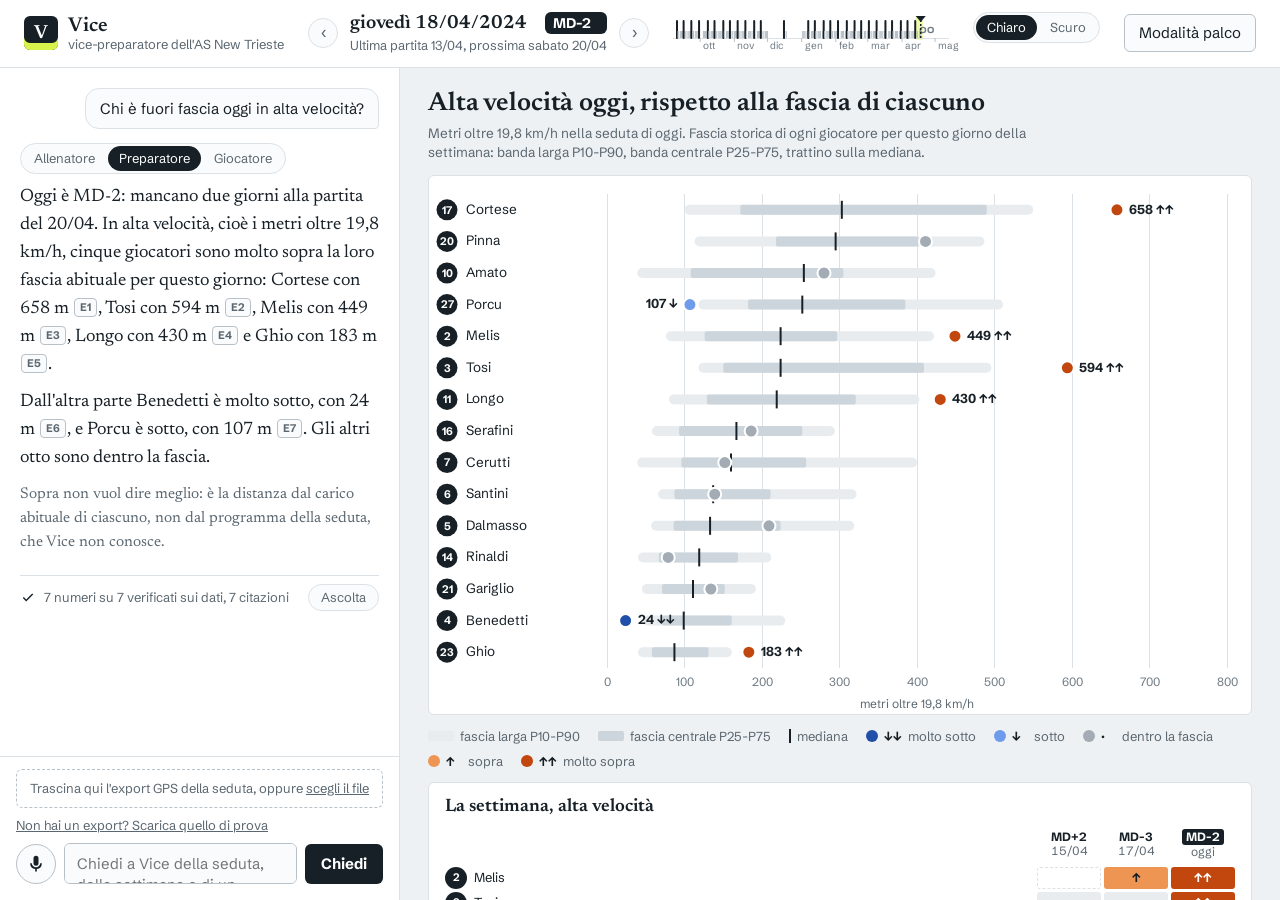
<file: vice/static/prototipi/prototipo.html>
<!doctype html>
<html lang="it">
<head>
  <meta charset="utf-8">
  <meta name="viewport" content="width=device-width, initial-scale=1">
  <title>Vice — prototipo della lavagna</title>
  <link rel="icon" type="image/svg+xml" href="../favicon.svg">
  <link rel="stylesheet" href="temi.css">
</head>
<body data-tema="chiaro">
  <header class="testata">
    <div class="marchio">
      <span class="logo" aria-hidden="true">V</span>
      <div class="marchio-testo"><strong>Vice</strong><span>vice-preparatore dell'AS New Trieste</span></div>
    </div>
    <div class="oggi" aria-live="polite">
      <button type="button" class="passo" aria-label="Seduta precedente">‹</button>
      <div class="oggi-testo">
        <span class="giorno" id="oggi-giorno"></span>
        <span class="md" id="oggi-md"></span>
        <span class="partita" id="oggi-partita"></span>
      </div>
      <button type="button" class="passo" aria-label="Seduta successiva">›</button>
    </div>
    <figure class="stagione" aria-label="La stagione: una tacca per seduta, più alta per le partite; dopo oggi solo il calendario delle partite">
      <svg id="striscia" viewBox="0 0 600 34" preserveAspectRatio="none"></svg>
    </figure>
    <div class="commutatore" role="group" aria-label="Tema">
      <button type="button" data-t="chiaro" aria-pressed="true">Chiaro</button>
      <button type="button" data-t="scuro" aria-pressed="false">Scuro</button>
    </div>
    <button type="button" class="palco" id="palco" aria-pressed="false">Modalità palco</button>
  </header>

  <main class="area">
    <section class="chat" aria-label="Chat con Vice">
      <div class="messaggi">
        <div class="msg utente">Chi è fuori fascia oggi in alta velocità?</div>
        <article class="msg vice">
          <div class="linguaggi" role="group" aria-label="Linguaggio della risposta">
            <button type="button" aria-pressed="false">Allenatore</button>
            <button type="button" aria-pressed="true">Preparatore</button>
            <button type="button" aria-pressed="false">Giocatore</button>
          </div>
          <div class="voce" id="risposta"></div>
          <footer class="verifica">
            <svg viewBox="0 0 16 16" aria-hidden="true"><path d="M6.2 11.4 2.8 8l1-1 2.4 2.4 6-6 1 1z"/></svg>
            <span id="badge"></span>
            <button type="button" class="ascolta">Ascolta</button>
          </footer>
        </article>
      </div>
      <form class="composer" onsubmit="return false">
        <label class="carica">Trascina qui l'export GPS della seduta, oppure <u>scegli il file</u></label>
        <a class="prova" href="#">Non hai un export? Scarica quello di prova</a>
        <div class="riga">
          <button type="button" class="mic" aria-label="Tieni premuto e parla"><svg viewBox="0 0 24 24" aria-hidden="true"><path d="M12 14a3 3 0 0 0 3-3V5a3 3 0 0 0-6 0v6a3 3 0 0 0 3 3Zm5-3a5 5 0 0 1-10 0H5a7 7 0 0 0 6 6.92V21h2v-3.08A7 7 0 0 0 19 11h-2Z"/></svg></button>
          <textarea rows="1" placeholder="Chiedi a Vice della seduta, della settimana o di un giocatore"></textarea>
          <button type="submit" class="invia">Chiedi</button>
        </div>
      </form>
    </section>

    <section class="lavagna" aria-label="Lavagna">
      <div class="vista-testa">
        <h2>Alta velocità oggi, rispetto alla fascia di ciascuno</h2>
        <p class="fonte">Metri oltre 19,8 km/h nella seduta di oggi. Fascia storica di ogni giocatore per questo giorno della settimana: banda larga P10-P90, banda centrale P25-P75, trattino sulla mediana.</p>
      </div>
      <div id="grafico-seduta" class="grafico" role="img" aria-label="Metri ad alta velocità di ogni giocatore oggi, con la sua fascia storica"></div>
      <ul class="legenda" id="legenda"></ul>
      <div class="sotto-vista">
        <section class="settimana" aria-label="La settimana in un colpo d'occhio">
          <h3>La settimana, alta velocità</h3>
          <div class="griglia" id="griglia"></div>
        </section>
      </div>
      <p class="dicitura">Nomi dei giocatori e della squadra di fantasia; dati reali anonimi del dataset Zenodo 18986229 (Rodríguez-Fernández, CC BY 4.0).
        Pagina di prova: la risposta di Vice è un esempio scritto a mano con i numeri del motore.</p>
    </section>
  </main>

  <script src="../vendor/echarts/echarts.min.js"></script>
  <script src="prototipo.js"></script>
</body>
</html>
</file>
<file: vice/static/prototipi/temi.css>
/* Vice — identità visiva (decisione 38): tema chiaro "Referto" (predefinito) e tema scuro "Sala video",
   stessa tipografia, colori diversi. Colori delle fasce validati col validatore della skill dataviz, ciascuno
   sul suo fondo; i passi con contrasto < 3:1 hanno sempre anche una freccia o un'etichetta. */

/* ---------- font locali (fontsource, OFL) ---------- */
@font-face { font-family: "Schibsted Grotesk"; font-weight: 400; font-display: swap; src: url(../vendor/fonts/schibsted-grotesk/schibsted-grotesk-latin-400-normal.woff2) format("woff2"); }
@font-face { font-family: "Schibsted Grotesk"; font-weight: 500; font-display: swap; src: url(../vendor/fonts/schibsted-grotesk/schibsted-grotesk-latin-500-normal.woff2) format("woff2"); }
@font-face { font-family: "Schibsted Grotesk"; font-weight: 700; font-display: swap; src: url(../vendor/fonts/schibsted-grotesk/schibsted-grotesk-latin-700-normal.woff2) format("woff2"); }
@font-face { font-family: "Newsreader"; font-weight: 400; font-display: swap; src: url(../vendor/fonts/newsreader/newsreader-latin-400-normal.woff2) format("woff2"); }
@font-face { font-family: "Newsreader"; font-weight: 600; font-display: swap; src: url(../vendor/fonts/newsreader/newsreader-latin-600-normal.woff2) format("woff2"); }

/* ---------- tema chiaro, "Referto" (predefinito): carta fredda, inchiostro, evidenziatore ---------- */
body[data-tema="chiaro"] {
  color-scheme: light;
  --sfondo: #EEF1F4;
  --superficie: #FFFFFF;
  --carta: #FAFBFC;
  --inchiostro: #172026;
  --secondario: #5B6770;
  --tenue: #6F7A83;
  --linea: #DCE1E5;
  --linea-forte: #B9C1C8;
  --evidenzia: #DAF34A;
  --evidenzia-velo: rgba(218, 243, 74, 0.45);
  --molto-sotto: #1F4FA8;
  --sotto: #6E9BEA;
  --dentro: #A3ACB4;
  --sopra: #EF9554;
  --molto-sopra: #C2470F;
  --banda-larga: #E8ECEF;
  --banda-centrale: #CDD5DC;
  --mediana: #172026;
  --gettone: #172026;
  --gettone-testo: #FFFFFF;
  --ombra-suggerimento: 0 4px 14px rgba(23, 32, 38, 0.12);
}

/* ---------- tema scuro, "Sala video": grafite, cerchi da moviola sui fuori fascia ---------- */
body[data-tema="scuro"] {
  color-scheme: dark;
  --sfondo: #161B21;
  --superficie: #1C2128;
  --carta: #232A33;
  --inchiostro: #E8EDF2;
  --secondario: #A9B4BF;
  --tenue: #8C97A3;
  --linea: #333C47;
  --linea-forte: #4A5562;
  --evidenzia: #FFFFFF;
  --evidenzia-velo: rgba(232, 237, 242, 0.16);
  --molto-sotto: #336ABB;
  --sotto: #36A4B7;
  --dentro: #6E7A86;
  --sopra: #A5931B;
  --molto-sopra: #C34517;
  --banda-larga: #2B333D;
  --banda-centrale: #3D4754;
  --mediana: #E8EDF2;
  --gettone: #E8EDF2;
  --gettone-testo: #161B21;
  --ombra-suggerimento: 0 4px 14px rgba(0, 0, 0, 0.45);
}

/* tipografia comune ai due temi */
body {
  --font-ui: "Schibsted Grotesk", system-ui, sans-serif;
  --font-voce: "Newsreader", Georgia, serif;
  --font-titoli: "Newsreader", Georgia, serif;
  --font-numeri: "Schibsted Grotesk", system-ui, sans-serif;
  --peso-titoli: 600;
  --corpo-voce: 18px;
  --raggio: 6px;
  --ombra: none;
  --logo-segno: #DAF34A;
}

/* ---------- struttura comune ---------- */
* { box-sizing: border-box; }
html, body { height: 100%; }
body {
  margin: 0;
  display: grid;
  grid-template-rows: auto 1fr;
  grid-template-columns: minmax(0, 1fr);
  background: var(--sfondo);
  color: var(--inchiostro);
  font: 15px/1.45 var(--font-ui);
  -webkit-font-smoothing: antialiased;
}
button, textarea { font: inherit; color: inherit; }
button { cursor: pointer; }
:focus-visible { outline: 2px solid var(--inchiostro); outline-offset: 2px; }

/* testata: marchio, oggi, stagione, palco */
.testata {
  display: grid; grid-template-columns: auto auto minmax(160px, 1fr) auto auto; align-items: center; gap: 24px;
  padding: 12px 24px; background: var(--superficie); border-bottom: 1px solid var(--linea);
}
.marchio { display: flex; align-items: center; gap: 10px; }
.logo {
  flex: none; display: grid; place-items: center; width: 34px; height: 34px; border-radius: var(--raggio);
  background: var(--inchiostro); color: var(--superficie); font: 700 19px/1 var(--font-titoli);
}
.logo { box-shadow: inset 0 -7px 0 var(--logo-segno); }
.marchio-testo { display: flex; flex-direction: column; line-height: 1.15; }
.marchio-testo strong { font: var(--peso-titoli) 20px/1.1 var(--font-titoli); }
.marchio-testo span { color: var(--secondario); font-size: 13px; }

.oggi { display: flex; align-items: center; gap: 6px; }
.oggi .passo {
  width: 30px; height: 30px; border: 1px solid var(--linea); border-radius: 50%; background: var(--carta);
  font-size: 18px; line-height: 1; color: var(--secondario);
}
.oggi-testo { display: grid; grid-template-columns: auto auto; column-gap: 10px; align-items: baseline; padding: 0 6px; }
.oggi-testo .giorno { font: var(--peso-titoli) 19px/1.2 var(--font-titoli); }
.oggi-testo .md {
  font: 700 14px/1 var(--font-numeri); padding: 4px 8px; border-radius: var(--raggio);
  background: var(--inchiostro); color: var(--superficie);
}
.oggi-testo .partita { grid-column: 1 / -1; color: var(--secondario); font-size: 13px; }

.stagione { margin: 0; min-width: 0; }
.stagione svg { display: block; width: 100%; height: 34px; overflow: visible; }

.palco {
  border: 1px solid var(--linea-forte); background: var(--carta); padding: 7px 14px; border-radius: var(--raggio);
}
.palco[aria-pressed="true"] { background: var(--inchiostro); color: var(--superficie); border-color: var(--inchiostro); }

/* area di lavoro */
.area { display: grid; grid-template-columns: minmax(330px, 400px) 1fr; min-height: 0; }

/* chat */
.chat {
  display: flex; flex-direction: column; min-height: 0;
  background: var(--superficie); border-right: 1px solid var(--linea);
}
.messaggi { flex: 1; overflow: auto; padding: 20px 20px 8px; display: flex; flex-direction: column; gap: 14px; }
.msg.utente {
  align-self: flex-end; max-width: 85%; padding: 9px 14px; border-radius: 14px 14px 4px 14px;
  background: var(--carta); border: 1px solid var(--linea);
}
.msg.vice { display: flex; flex-direction: column; gap: 10px; }
.commutatore, .linguaggi { display: inline-flex; gap: 2px; padding: 2px; border-radius: 999px; background: var(--carta); border: 1px solid var(--linea); align-self: flex-start; }
.commutatore button, .linguaggi button { border: 0; background: transparent; padding: 3px 11px; border-radius: 999px; font-size: 13px; color: var(--secondario); }
.commutatore button[aria-pressed="true"], .linguaggi button[aria-pressed="true"] { background: var(--inchiostro); color: var(--superficie); }
.voce { font: 400 var(--corpo-voce)/1.55 var(--font-voce); max-width: 62ch; }
.voce p { margin: 0 0 10px; }
.voce p.metodo { font-size: 0.86em; color: var(--secondario); }
.cita {
  display: inline-block; margin: 0 1px; padding: 0 5px; border: 1px solid var(--linea-forte); border-radius: 4px;
  font: 600 11px/17px var(--font-ui); color: var(--secondario); background: var(--carta); vertical-align: 2px;
}
.cita:hover, .cita[aria-pressed="true"] { background: var(--evidenzia); border-color: var(--evidenzia); color: #172026; }
.segnato { background: linear-gradient(transparent 55%, var(--evidenzia-velo) 55%); padding: 0 1px; }
.verifica {
  display: flex; align-items: center; gap: 8px; padding-top: 8px; border-top: 1px solid var(--linea);
  color: var(--secondario); font-size: 13px;
}
.verifica svg { width: 16px; height: 16px; fill: var(--inchiostro); flex: none; }
.verifica .ascolta {
  margin-left: auto; border: 1px solid var(--linea); background: var(--carta); padding: 3px 12px; border-radius: 999px; font-size: 13px;
}

.composer { padding: 12px 16px 16px; border-top: 1px solid var(--linea); display: flex; flex-direction: column; gap: 8px; }
.prova { align-self: flex-start; font-size: 13px; color: var(--secondario); }
.carica {
  display: block; padding: 9px 12px; border: 1.5px dashed var(--linea-forte); border-radius: var(--raggio);
  color: var(--secondario); font-size: 13px; text-align: center; cursor: pointer;
}
.composer .riga { display: flex; gap: 8px; align-items: flex-end; }
.composer textarea {
  flex: 1; min-width: 0; width: 0; resize: none; min-height: 40px; padding: 9px 12px; border: 1px solid var(--linea-forte);
  border-radius: var(--raggio); background: var(--carta); line-height: 1.4;
}
.mic {
  flex: none; width: 40px; height: 40px; border-radius: 50%; border: 1px solid var(--linea-forte); background: var(--carta);
  display: grid; place-items: center;
}
.mic svg { width: 20px; height: 20px; fill: var(--inchiostro); }
.invia {
  flex: none; height: 40px; padding: 0 16px; border: 0; border-radius: var(--raggio);
  background: var(--inchiostro); color: var(--superficie); font-weight: 600;
}

/* lavagna */
.lavagna { overflow: auto; padding: 22px 28px 28px; display: flex; flex-direction: column; gap: 12px; min-width: 0; }
.lavagna > * { flex-shrink: 0; }
.vista-testa h2 { margin: 0 0 4px; font: var(--peso-titoli) 26px/1.15 var(--font-titoli); letter-spacing: -0.005em; }
.vista-testa .fonte { margin: 0; max-width: 78ch; color: var(--secondario); font-size: 13.5px; }
.grafico {
  height: 540px; background: var(--superficie); border: 1px solid var(--linea); border-radius: var(--raggio);
  box-shadow: var(--ombra);
}
.legenda { list-style: none; margin: 0; padding: 0; display: flex; flex-wrap: wrap; gap: 6px 18px; font-size: 13px; color: var(--secondario); }
.legenda li { display: inline-flex; align-items: center; gap: 6px; }
.legenda .punto { width: 12px; height: 12px; border-radius: 50%; display: inline-block; }
.legenda .freccia { font-weight: 700; color: var(--inchiostro); min-width: 1.2em; }
.legenda .barra { width: 26px; height: 10px; border-radius: 2px; display: inline-block; }
.legenda .tacca { width: 2px; height: 14px; background: var(--mediana); display: inline-block; }

.sotto-vista { display: grid; grid-template-columns: minmax(300px, 1fr); gap: 16px; align-items: start; }
.settimana {
  margin: 0; background: var(--superficie); border: 1px solid var(--linea); border-radius: var(--raggio);
  box-shadow: var(--ombra); padding: 14px 16px;
}
.settimana h3 { margin: 0 0 10px; font: var(--peso-titoli) 18px/1.2 var(--font-titoli); }
.griglia, .suggerimento .val, .oggi-testo .md { font-variant-numeric: tabular-nums; }
.griglia { display: grid; grid-template-columns: minmax(0, 1fr) repeat(3, 64px); gap: 3px; font-size: 13px; align-items: center; }
.griglia .intestazione { font-size: 12px; color: var(--secondario); text-align: center; line-height: 1.2; padding-bottom: 4px; }
.griglia .intestazione span { display: block; }
.griglia .intestazione b { display: block; color: var(--inchiostro); font-family: var(--font-numeri); }
.griglia .intestazione.oggi-col b { background: var(--inchiostro); color: var(--superficie); border-radius: 3px; padding: 1px 4px; display: inline-block; }
.griglia .nome { display: flex; align-items: center; gap: 7px; white-space: nowrap; overflow: hidden; text-overflow: ellipsis; }
.gettone {
  flex: none; display: inline-grid; place-items: center; width: 22px; height: 22px; border-radius: 50%;
  background: var(--gettone); color: var(--gettone-testo); font: 700 11px/1 var(--font-numeri);
}
.cella {
  height: 22px; border-radius: 3px; display: grid; place-items: center; font: 700 13px/1 var(--font-numeri);
  border: 1px solid transparent;
}
.cella.vuota { border: 1px dashed var(--linea); }
.cella[data-pos="molto sotto"] { background: var(--molto-sotto); color: #FFFFFF; }
.cella[data-pos="sotto"] { background: var(--sotto); color: #172026; }
.cella[data-pos="dentro"] { background: var(--banda-larga); color: var(--secondario); }
.cella[data-pos="sopra"] { background: var(--sopra); color: #172026; }
.cella[data-pos="molto sopra"] { background: var(--molto-sopra); color: #FFFFFF; }
.riga-griglia.acceso .nome { background: var(--evidenzia-velo); border-radius: 3px; }
.riga-griglia.acceso .cella { outline: 2px solid var(--inchiostro); outline-offset: 1px; }

.dicitura { margin: 4px 0 0; font-size: 12px; color: var(--tenue); }

/* tooltip ECharts */
.suggerimento { font: 13px/1.45 var(--font-ui); }
.suggerimento strong { display: block; font-size: 14px; margin-bottom: 2px; }
.suggerimento .val { font: 700 18px/1.2 var(--font-numeri); }

/* modalità palco: lavagna grande, testo più grande, chat stretta */
body.modo-palco .area { grid-template-columns: minmax(300px, 340px) 1fr; }
body.modo-palco .voce { font-size: calc(var(--corpo-voce) + 3px); }
body.modo-palco .vista-testa h2 { font-size: 34px; }
body.modo-palco .vista-testa .fonte, body.modo-palco .legenda { font-size: 16px; }
body.modo-palco .grafico { height: 620px; }
body.modo-palco .composer .carica { display: none; }

@media (max-width: 980px) {
  body { height: auto; }
  .testata { grid-template-columns: 1fr auto auto; gap: 12px 12px; }
  .stagione { grid-column: 1 / -1; grid-row: 3; }
  .oggi { grid-column: 1 / -1; grid-row: 2; }
  .area { grid-template-columns: minmax(0, 1fr); }
  .chat { border-right: 0; border-bottom: 1px solid var(--linea); }
  .messaggi { overflow: visible; }
  .lavagna { padding: 18px 16px; overflow: visible; }
  .sotto-vista { grid-template-columns: minmax(0, 1fr); }
  .griglia { grid-template-columns: minmax(0, 1fr) repeat(3, 54px); }
  .grafico { height: 520px; }
}
@media (max-width: 600px) {
  .testata { grid-template-columns: minmax(0, 1fr) auto; padding: 12px 16px; }
  .testata > *, .oggi-testo { min-width: 0; }
  .palco { display: none; }   /* la modalità palco serve al proiettore, non al telefono */
}
@media (prefers-reduced-motion: reduce) {
  * { transition: none !important; animation: none !important; }
}
</file>
